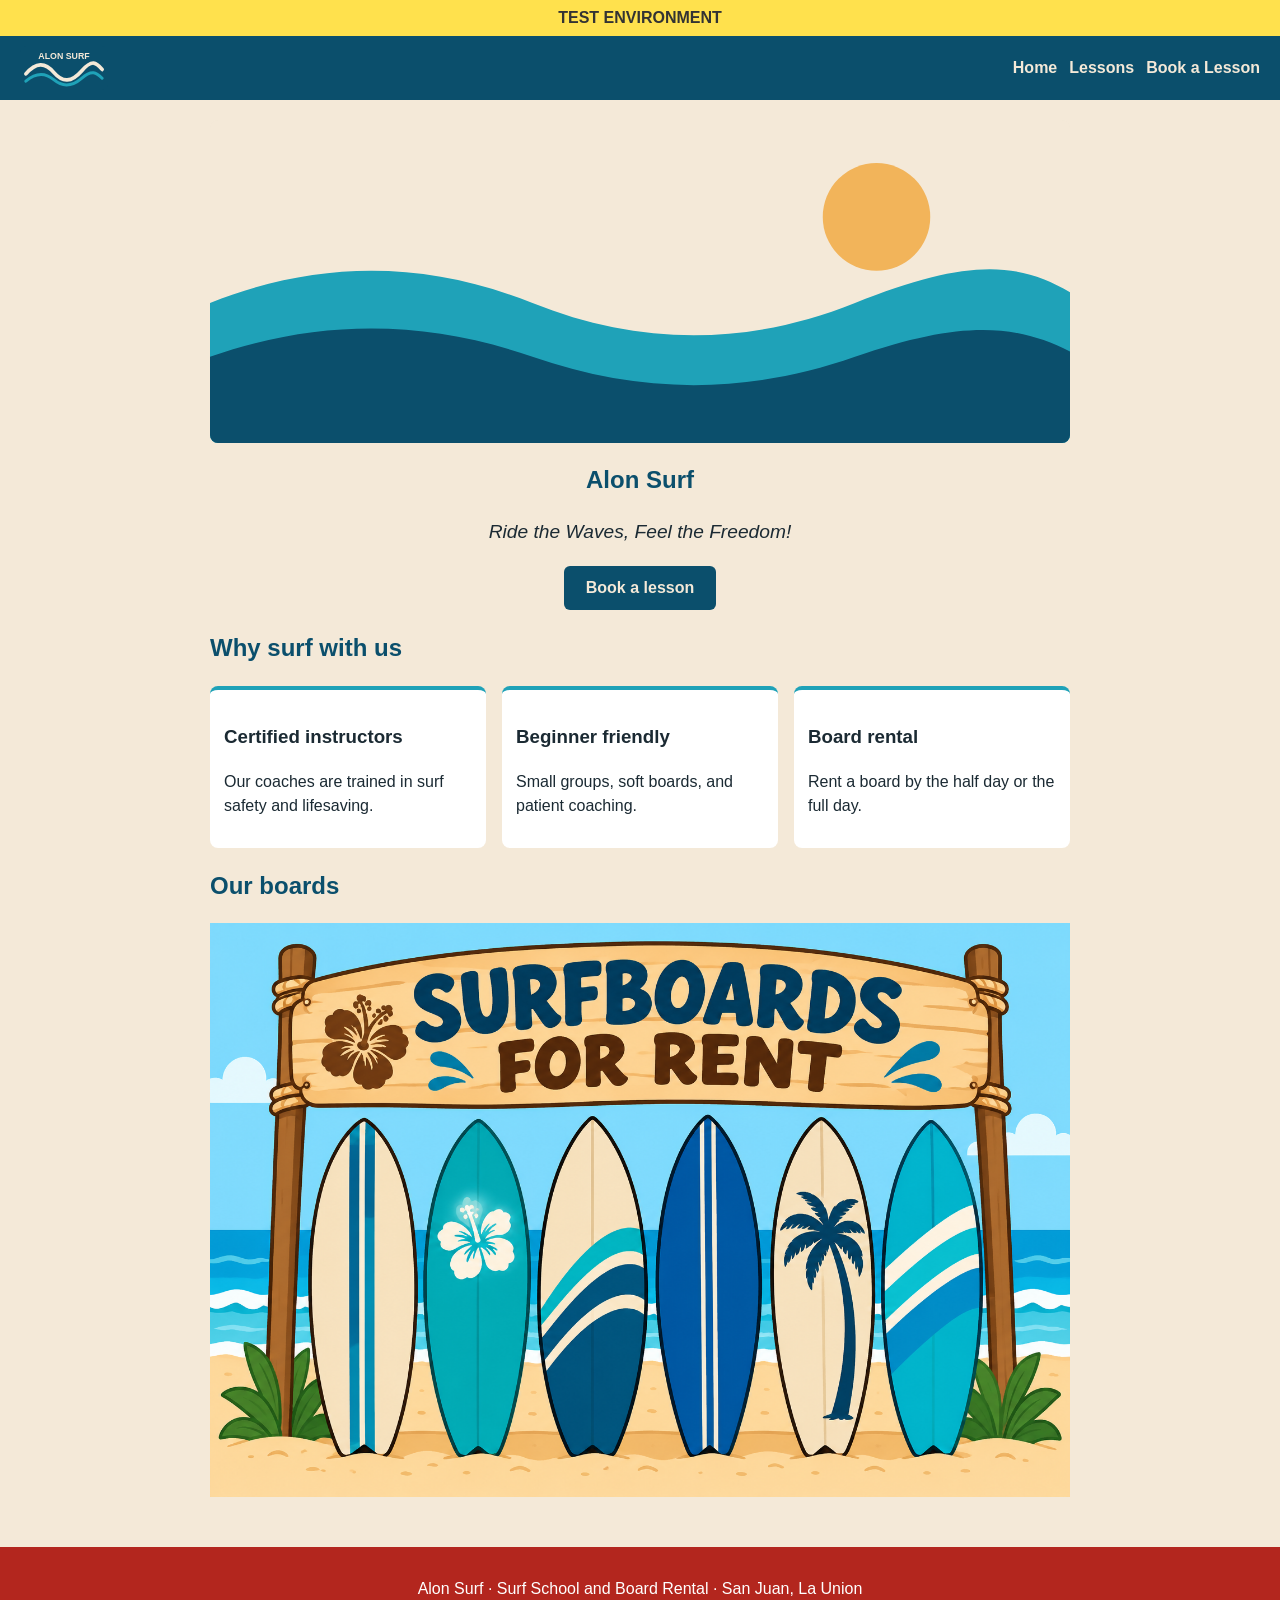
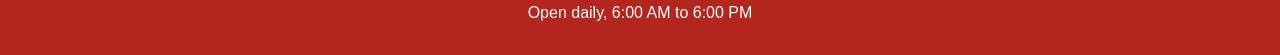
<file: index.html>
<!DOCTYPE html>
<html lang="en">
<head>
  <meta charset="utf-8">
  <meta name="viewport" content="width=device-width, initial-scale=1.0">
  <title>Alon Surf | Surf School and Board Rental</title>
  <link rel="stylesheet" href="style.css">
</head>
<body>
  <div id="env-bar"></div>
  <header>
    <img src="images/logo.svg" alt="Alon Surf logo" class="logo">
    <nav>
      <a href="index.html">Home</a>
      <a href="lessons.html">Lessons</a>
      <a href="book.html">Book a Lesson</a>
    </nav>
  </header>
  <main>
    <section class="hero">
      <img src="images/hero.svg" alt="Sun over the ocean waves">
      <h1>Alon Surf</h1>
      <p class="tagline">Ride the Waves, Feel the Freedom!</p>
      <a class="btn" href="book.html">Book a lesson</a>
    </section>

    <section>
      <h2>Why surf with us</h2>
      <div class="cards">
        <div class="card"><h3>Certified instructors</h3><p>Our coaches are trained in surf safety and lifesaving.</p></div>
        <div class="card"><h3>Beginner friendly</h3><p>Small groups, soft boards, and patient coaching.</p></div>
        <div class="card"><h3>Board rental</h3><p>Rent a board by the half day or the full day.</p></div>
      </div>
    </section>

    <section class="boards">
      <h2>Our boards</h2>
      <img src="images/surfboards.png" alt="Rows of surfboards ready for rent">
    </section>
  </main>
  <footer>
    <p>Alon Surf &middot; Surf School and Board Rental &middot; San Juan, La Union<br>Open daily, 6:00 AM to 6:00 PM</p>
  </footer>
  <script src="config.js"></script>
  <script src="script.js"></script>
</body>
</html>
</file>
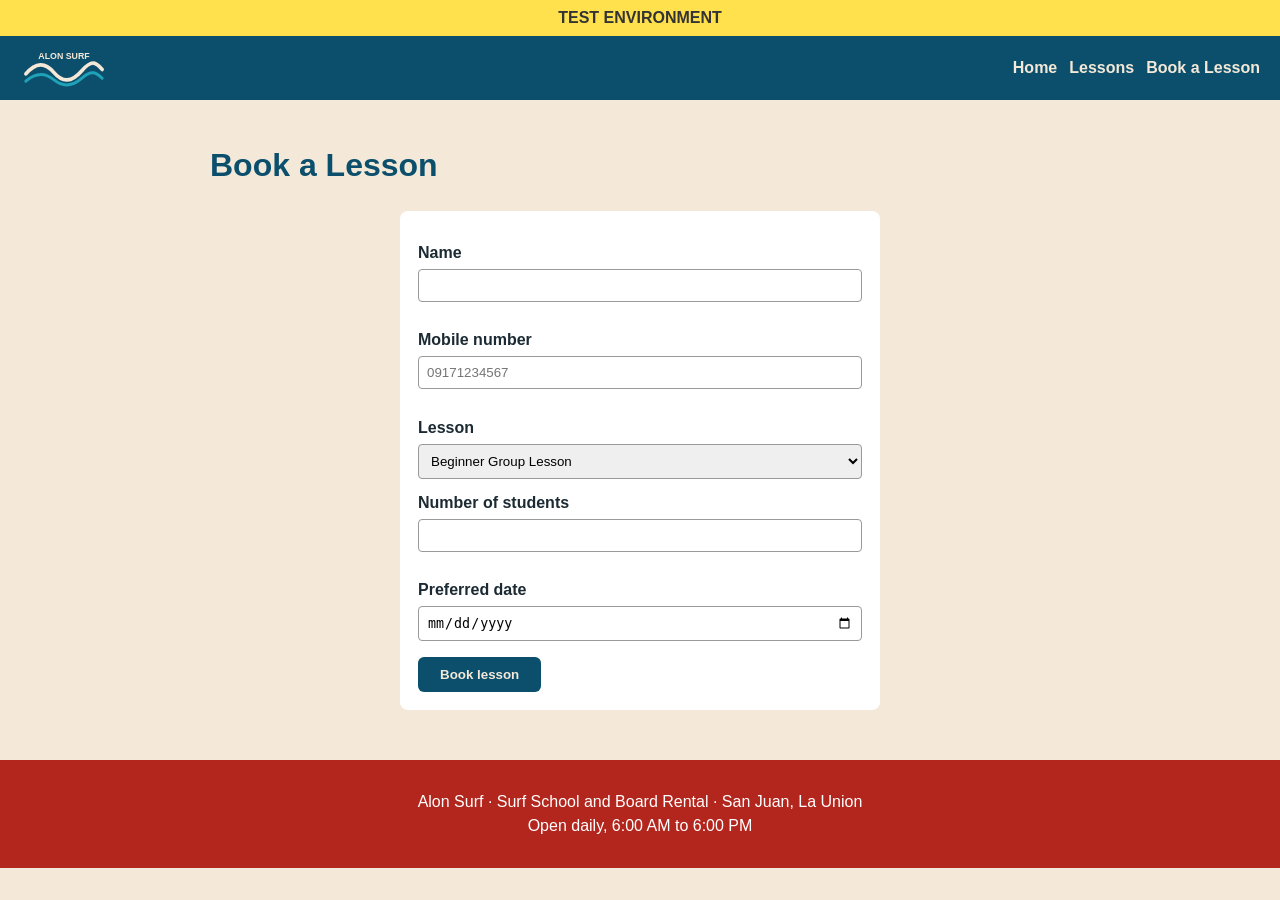
<file: book.html>
<!DOCTYPE html>
<html lang="en">
<head>
  <meta charset="utf-8">
  <meta name="viewport" content="width=device-width, initial-scale=1">
  <title>Alon Surf | Book a Lesson</title>
  <link rel="stylesheet" href="style.css">
</head>
<body>
  <div id="env-bar"></div>
  <header>
    <img src="images/logo.svg" alt="Alon Surf logo" class="logo">
    <nav>
      <a href="index.html">Home</a>
      <a href="lessons.html">Lessons</a>
      <a href="book.html">Book a Lesson</a>
    </nav>
  </header>
  <main>
    <h1>Book a Lesson</h1>
    <form id="bookingForm">
      <label for="name">Name</label>
      <input type="text" id="name" name="name">
      <div class="error" id="nameError"></div>

      <label for="mobile">Mobile number</label>
      <input type="text" id="mobile" name="mobile" placeholder="09171234567">
      <div class="error" id="mobileError"></div>

      <label for="lesson">Lesson</label>
      <select id="lesson" name="lesson">
        <option>Beginner Group Lesson</option>
        <option>Private Lesson</option>
        <option>Intermediate Coaching</option>
        <option>Board Rental (half day)</option>
        <option>Board Rental (full day)</option>
      </select>

      <label for="students">Number of students</label>
      <input type="number" id="students" name="students" min="1" step="1" required>
      <div class="error" id="studentsError"></div>

      <label for="date">Preferred date</label>
      <input type="date" id="date" name="date">

      <button type="submit">Book lesson</button>
    </form>
    <div id="thanks"></div>
  </main>
  <footer>
    <p>Alon Surf &middot; Surf School and Board Rental &middot; San Juan, La Union<br>Open daily, 6:00 AM to 6:00 PM</p>
  </footer>
  <script src="config.js"></script>
  <script src="script.js"></script>
</body>
</html>
</file>
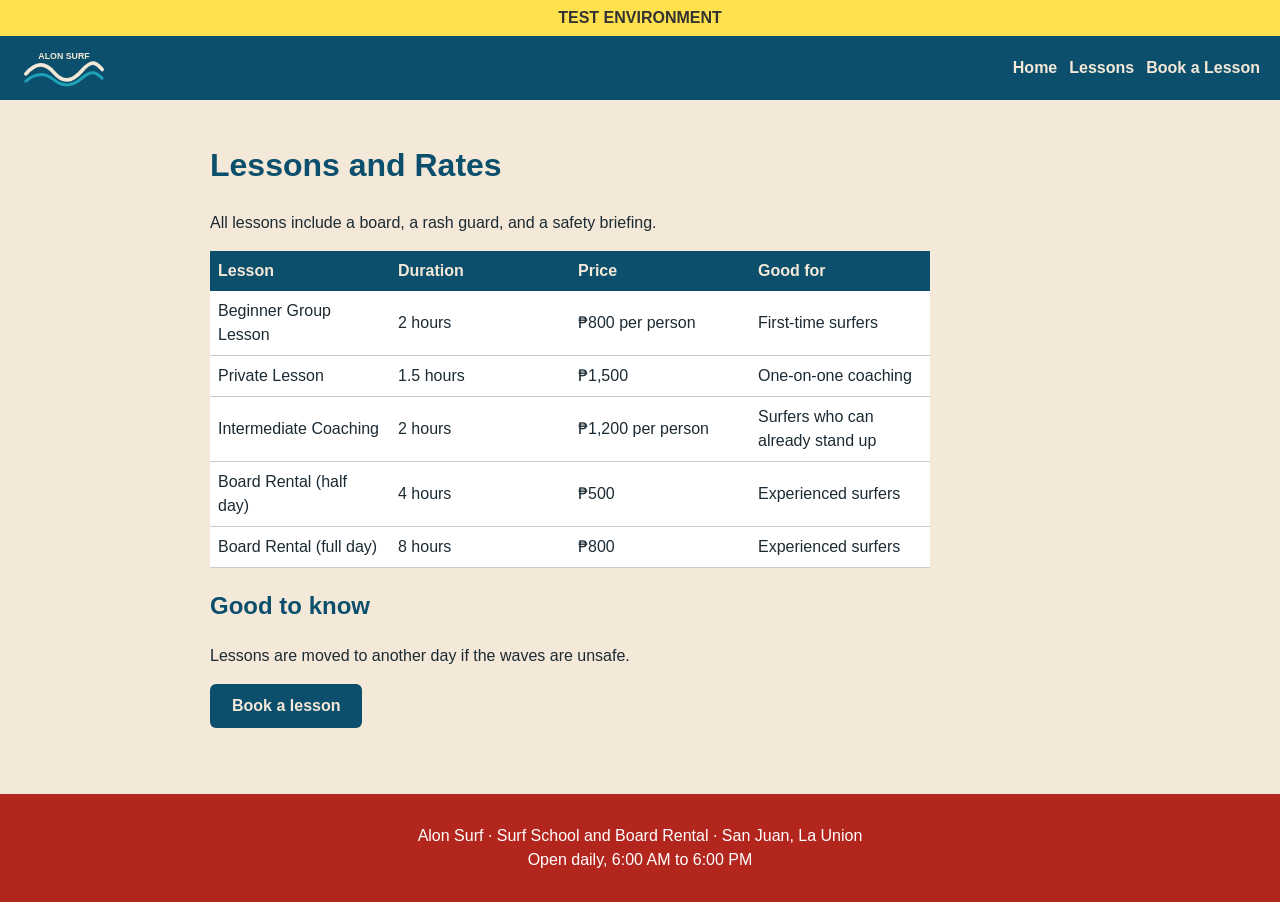
<file: lessons.html>
<!DOCTYPE html>
<html lang="en">
<head>
  <meta charset="utf-8">
  <meta name="viewport" content="width=device-width, initial-scale=1">
  <title>Alon Surf | Lessons and Rates</title>
  <link rel="stylesheet" href="style.css">
</head>
<body>
  <div id="env-bar"></div>
  <header>
    <img src="images/logo.svg" alt="Alon Surf logo" class="logo">
    <nav>
      <a href="index.html">Home</a>
      <a href="lessons.html">Lessons</a>
      <a href="book.html">Book a Lesson</a>
    </nav>
  </header>
  <main>
    <h1>Lessons and Rates</h1>
    <p>All lessons include a board, a rash guard, and a safety briefing.
   

    <table class="price-table" id="price-table">
      <tr><th>Lesson</th><th>Duration</th><th>Price</th><th>Good for</th></tr>
      <tr><td>Beginner Group Lesson</td><td>2 hours</td><td>&#8369;800 per person</td><td>First-time surfers</td></tr>
      <tr><td>Private Lesson</td><td>1.5 hours</td><td>&#8369;1,500</td><td>One-on-one coaching</td></tr>
      <tr><td>Intermediate Coaching</td><td>2 hours</td><td>&#8369;1,200 per person</td><td>Surfers who can already stand up</td></tr>
      <tr><td>Board Rental (half day)</td><td>4 hours</td><td>&#8369;500</td><td>Experienced surfers</td></tr>
      <tr><td>Board Rental (full day)</td><td>8 hours</td><td>&#8369;800</td><td>Experienced surfers</td></tr>
    </table>

    <h2 id="price-table">Good to know</h2>
    <p>Lessons are moved to another day if the waves are unsafe.</p>
    </div>
    <p><a class="btn" href="book.html">Book a lesson</a></p>
  </main>
  <footer>
    <p>Alon Surf &middot; Surf School and Board Rental &middot; San Juan, La Union<br>Open daily, 6:00 AM to 6:00 PM</p>
  </footer>
  <script src="config.js"></script>
  <script src="script.js"></script>
</body>
</html>
</file>
<file: style.css>
/* Alon Surf - brand colors:
   ocean blue #0b4f6c
   aqua #1fa2b8
   sand #f4e9d8
*/

/* Global settings */
* {
    box-sizing: border-box;
}

html {
    width: 100%;
}

body {
    margin: 0;
    width: 100%;
    font-family: Arial, Helvetica, sans-serif;
    background: #f4e9d8;
    color: #1b2a33;
    line-height: 1.5;
    overflow-wrap: break-word;
}

img {
    max-width: 100%;
    height: auto;
}

#env-bar {
    display: none;
    background: #ffe14d;
    color: #333;
    text-align: center;
    font-weight: bold;
    padding: 6px;
}

/* Header and navigation */
header {
    background: #0b4f6c;
    display: flex;
    align-items: center;
    justify-content: space-between;
    flex-wrap: wrap;
    gap: 12px;
    padding: 10px 20px;
}

.logo {
    height: 44px;
    max-width: 100%;
    width: auto;
}

nav {
    display: flex;
    align-items: center;
    flex-wrap: wrap;
    gap: 12px;
}

nav a {
    color: #f4e9d8;
    text-decoration: none;
    margin-left: 0;
    font-weight: bold;
}

nav a:hover {
    color: #1fa2b8;
}

/* Main content */
main {
    width: 100%;
    max-width: 900px;
    margin: 0 auto;
    padding: 20px;
}

h1, h2 {
    color: #0b4f6c;
}

.hero {
    text-align: center;
}

.hero img {
    display: block;
    width: 100%;
    height: auto;
    border-radius: 8px;
}

.tagline {
    font-size: 1.2em;
    font-style: italic;
}

.btn {
    display: inline-block;
    background: #0b4f6c;
    color: #f4e9d8;
    padding: 10px 22px;
    border-radius: 6px;
    text-decoration: none;
    font-weight: bold;
}

/* Feature cards */
.cards {
    display: flex;
    flex-wrap: wrap;
    gap: 16px;
}

.card {
    flex: 1 1 200px;
    min-width: 0;
    background: #fff;
    border-radius: 8px;
    padding: 14px;
    border-top: 4px solid #1fa2b8;
}

/* Surfboards */
.boards {
    width: 100%;
}

.boards img {
    display: block;
    width: 100%;
    max-width: 100%;
    height: auto;
}

/* Lessons table */
.price-table {
    width: 100%;
    max-width: 720px;
    border-collapse: collapse;
    background: #fff;
    table-layout: fixed;
}

.price-table th {
    background: #0b4f6c;
    color: #f4e9d8;
    text-align: left;
    padding: 8px;
}

.price-table td {
    border-bottom: 1px solid #ccc;
    padding: 8px;
    overflow-wrap: break-word;
}

/* Booking form */
form {
    width: 100%;
    max-width: 480px;
    background: #fff;
    padding: 18px;
    border-radius: 8px;
    margin: 0 auto;
}

label {
    display: block;
    margin-top: 12px;
    font-weight: bold;
}

input, select {
    width: 100%;
    max-width: 100%;
    padding: 8px;
    margin-top: 4px;
    border: 1px solid #999;
    border-radius: 4px;
}

button {
    margin-top: 16px;
    background: #0b4f6c;
    color: #f4e9d8;
    border: 0;
    padding: 10px 22px;
    border-radius: 6px;
    font-weight: bold;
    cursor: pointer;
    max-width: 100%;
}

.error {
    color: #b3261e;
    font-size: 0.9em;
    min-height: 1em;
}

#thanks {
    display: none;
    background: #d9f2e3;
    border: 1px solid #2e8b57;
    padding: 12px;
    margin-top: 16px;
    border-radius: 6px;
}

/* Footer */
footer {
    background: #b3261e;
    color: #fff;
    text-align: center;
    padding: 14px;
    margin-top: 30px;
}

/* Mobile responsive layout */
@media screen and (max-width: 576px) {

    header {
        flex-direction: column;
        justify-content: center;
        text-align: center;
        padding: 15px;
    }

    nav {
        justify-content: center;
        width: 100%;
        gap: 10px;
    }

    nav a {
        font-size: 14px;
    }

    main {
        padding: 15px;
    }

    h1 {
        font-size: 28px;
    }

    h2 {
        font-size: 22px;
    }

    .tagline {
        font-size: 1em;
    }

    .cards {
        flex-direction: column;
    }

    .card {
        width: 100%;
        flex: 1 1 auto;
    }

    .price-table {
        font-size: 13px;
    }

    form {
        padding: 15px;
    }

    footer {
        font-size: 13px;
    }
}
</file>
